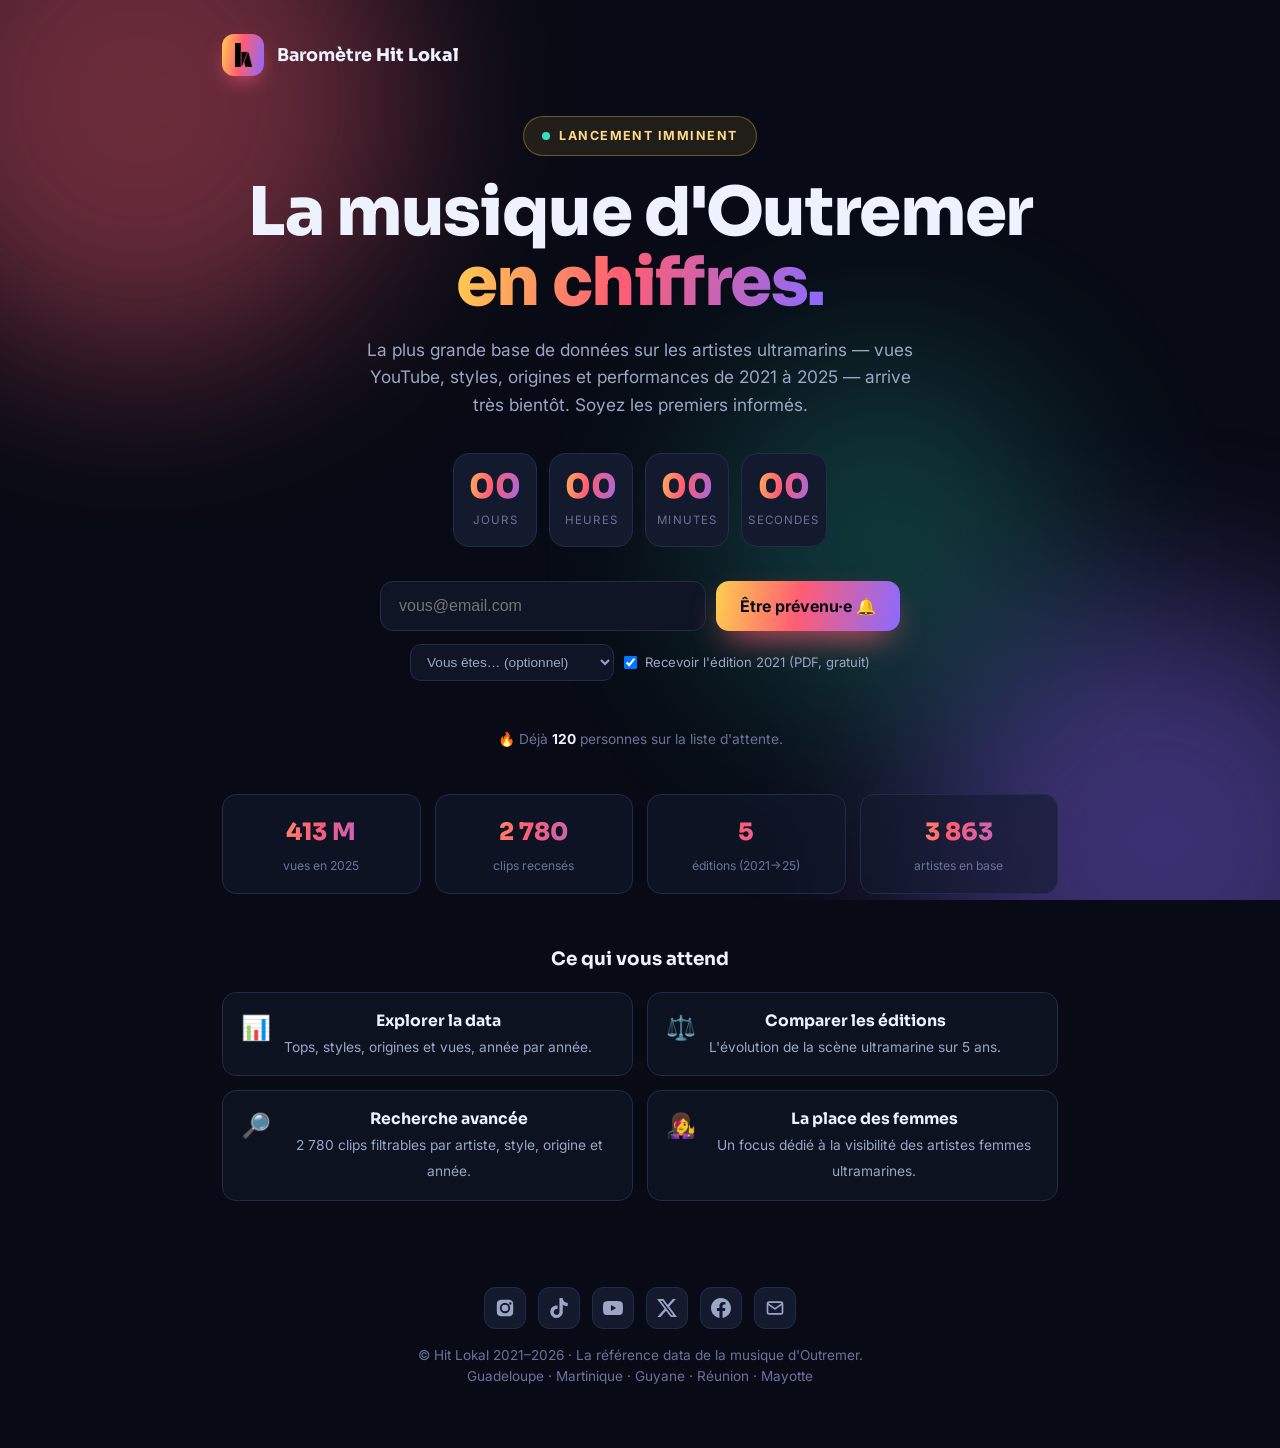
<file: site/coming-soon.html>
<!DOCTYPE html>
<html lang="fr">
<head>
<meta charset="UTF-8">
<meta name="viewport" content="width=device-width, initial-scale=1.0">
<title>Baromètre Hit Lokal — Bientôt disponible</title>
<meta name="description" content="La plus grande base de données sur la musique d'Outremer arrive bientôt. Inscrivez-vous pour être prévenu·e du lancement et recevoir l'édition 2021 en avant-première.">
<meta property="og:title" content="Baromètre Hit Lokal — Bientôt disponible">
<meta property="og:description" content="La musique d'Outremer en chiffres. Lancement imminent — rejoignez la liste d'attente.">
<meta property="og:image" content="https://barometre.hitlokal.com/og-image.png">
<meta property="og:image:width" content="1200">
<meta property="og:image:height" content="630">
<meta property="og:url" content="https://barometre.hitlokal.com/">
<meta property="og:type" content="website">
<meta property="og:site_name" content="Baromètre Hit Lokal">
<meta name="twitter:card" content="summary_large_image">
<meta name="twitter:title" content="Baromètre Hit Lokal — Bientôt disponible">
<meta name="twitter:description" content="La musique d'Outremer en chiffres. Lancement imminent.">
<meta name="twitter:image" content="https://barometre.hitlokal.com/og-image.png">
<link rel="icon" type="image/svg+xml" href="favicon.svg">
<link rel="preconnect" href="https://fonts.googleapis.com">
<link rel="preconnect" href="https://fonts.gstatic.com" crossorigin>
<link href="https://fonts.googleapis.com/css2?family=Sora:wght@400;600;700;800&family=Inter:wght@400;500;600;700&display=swap" rel="stylesheet">
<style>
:root{
  --bg:#080b15; --bg2:#0f1525; --panel:#131a2e; --line:#222c47;
  --ink:#eef2ff; --muted:#9aa6c4; --faint:#69739a;
  --gold:#ffce4f; --coral:#ff5d73; --teal:#2fe3c4; --violet:#8a6bff; --blue:#39a0ff;
  --grad:linear-gradient(100deg,#ffce4f,#ff5d73 45%,#8a6bff);
  --radius:20px;
}
*{box-sizing:border-box;margin:0;padding:0}
body{background:var(--bg);color:var(--ink);font-family:'Inter',sans-serif;line-height:1.6;
  min-height:100vh;overflow-x:hidden;position:relative}
/* fond animé */
.bg{position:fixed;inset:0;z-index:0;overflow:hidden}
.blob{position:absolute;border-radius:50%;filter:blur(90px);opacity:.4;animation:float 16s ease-in-out infinite}
.b1{width:520px;height:520px;background:#ff5d73;top:-160px;left:-120px}
.b2{width:480px;height:480px;background:#8a6bff;bottom:-180px;right:-120px;animation-delay:-5s}
.b3{width:360px;height:360px;background:#2fe3c4;top:40%;left:55%;opacity:.22;animation-delay:-9s}
@keyframes float{0%,100%{transform:translate(0,0)}50%{transform:translate(40px,-40px)}}
.wrap{position:relative;z-index:1;max-width:880px;margin:0 auto;padding:34px 22px 60px;
  min-height:100vh;display:flex;flex-direction:column}
/* header */
.brand{display:flex;align-items:center;gap:13px}
.brand-mark{display:grid;place-items:center;width:42px;height:42px;border-radius:12px;
  background:url(logo-mark.png) center/auto 56% no-repeat, var(--grad);
  box-shadow:0 8px 22px -8px var(--coral);font-size:0}
.brand-txt{font-family:'Sora';font-weight:700;font-size:1.1rem}
.brand-txt b{font-weight:800}
/* hero */
.hero{flex:1;display:flex;flex-direction:column;justify-content:center;text-align:center;padding:40px 0}
.eyebrow{display:inline-flex;align-items:center;gap:9px;align-self:center;font-size:.78rem;font-weight:700;
  letter-spacing:.12em;text-transform:uppercase;color:#ffd98a;background:rgba(255,206,79,.1);
  border:1px solid rgba(255,206,79,.32);padding:9px 18px;border-radius:999px}
.dot{width:8px;height:8px;border-radius:50%;background:var(--teal);box-shadow:0 0 0 0 rgba(47,227,196,.6);
  animation:pulse 2s infinite}
@keyframes pulse{0%{box-shadow:0 0 0 0 rgba(47,227,196,.5)}70%{box-shadow:0 0 0 9px rgba(47,227,196,0)}100%{box-shadow:0 0 0 0 rgba(47,227,196,0)}}
h1{font-family:'Sora';font-weight:800;font-size:clamp(2.4rem,7vw,4.2rem);line-height:1.04;margin:22px 0 0;letter-spacing:-.02em}
.grad{background:var(--grad);-webkit-background-clip:text;background-clip:text;color:transparent}
.lead{color:var(--muted);font-size:1.08rem;max-width:560px;margin:18px auto 0}
/* countdown */
.count{display:flex;gap:12px;justify-content:center;margin:34px 0 4px;flex-wrap:wrap}
.cbox{background:var(--panel);border:1px solid var(--line);border-radius:16px;padding:16px 6px;min-width:84px}
.cnum{font-family:'Sora';font-weight:800;font-size:2.1rem;line-height:1;background:var(--grad);
  -webkit-background-clip:text;background-clip:text;color:transparent}
.clab{font-size:.72rem;text-transform:uppercase;letter-spacing:.1em;color:var(--faint);margin-top:8px}
/* form */
.signup{margin:30px auto 0;max-width:520px;width:100%}
.field{display:flex;gap:10px;flex-wrap:wrap}
.field input[type=email]{flex:1;min-width:200px;background:var(--bg2);border:1px solid var(--line);border-radius:13px;
  padding:15px 18px;color:var(--ink);font-size:1rem}
.field input:focus{outline:none;border-color:var(--violet)}
.btn{background:var(--grad);color:#0a0e1a;border:0;font-family:'Inter';font-weight:700;font-size:1rem;
  padding:15px 24px;border-radius:13px;cursor:pointer;white-space:nowrap;box-shadow:0 14px 34px -12px var(--coral);transition:.15s}
.btn:hover{transform:translateY(-2px)}
.opts{display:flex;align-items:center;gap:10px;justify-content:center;margin-top:13px;flex-wrap:wrap}
.opts select{background:var(--bg2);border:1px solid var(--line);border-radius:11px;padding:9px 12px;color:var(--muted);font-size:.85rem}
.check{display:flex;align-items:center;gap:8px;font-size:.82rem;color:var(--muted)}
.note{margin-top:14px;font-size:.92rem;min-height:1.2em}
.note.ok{color:var(--teal)}.note.err{color:var(--coral)}
.proof{margin-top:16px;font-size:.86rem;color:var(--faint)}
.proof b{color:var(--ink)}
.dlbtn{display:none;margin:14px auto 0;background:rgba(47,227,196,.12);border:1px solid rgba(47,227,196,.35);
  color:var(--teal);font-weight:600;padding:12px 20px;border-radius:12px;text-decoration:none}
/* kpis */
.kpis{display:grid;grid-template-columns:repeat(4,1fr);gap:14px;margin:44px 0 0}
.kpi{background:rgba(19,26,46,.6);border:1px solid var(--line);border-radius:14px;padding:18px 12px;text-align:center}
.kpi .v{font-family:'Sora';font-weight:800;font-size:1.5rem}
.kpi .l{font-size:.76rem;color:var(--faint);margin-top:4px}
/* features */
.feat-h{text-align:center;font-family:'Sora';font-weight:700;font-size:1.15rem;margin:50px 0 18px}
.feats{display:grid;grid-template-columns:repeat(2,1fr);gap:14px}
.feat{display:flex;gap:13px;background:rgba(19,26,46,.5);border:1px solid var(--line);border-radius:14px;padding:16px 18px}
.feat .ic{font-size:1.5rem}
.feat b{display:block;font-family:'Sora';font-size:.98rem}
.feat span{font-size:.86rem;color:var(--muted)}
/* footer */
.foot{margin-top:46px;text-align:center;color:var(--faint);font-size:.85rem}
.social{display:flex;gap:12px;justify-content:center;margin:0 0 16px}
.social a{display:grid;place-items:center;width:42px;height:42px;border-radius:11px;background:var(--panel);
  border:1px solid var(--line);color:var(--muted);text-decoration:none;font-weight:600;transition:.15s}
.social a:hover{color:var(--ink);border-color:var(--violet);transform:translateY(-2px)}
.social a svg{width:20px;height:20px;display:block}
@media(max-width:640px){.kpis{grid-template-columns:repeat(2,1fr)}.feats{grid-template-columns:1fr}}
</style>
</head>
<body>
<div class="bg"><div class="blob b1"></div><div class="blob b2"></div><div class="blob b3"></div></div>

<div class="wrap">
  <header class="brand">
    <span class="brand-mark" role="img" aria-label="Hit Lokal"></span>
    <span class="brand-txt">Baromètre <b>Hit Lokal</b></span>
  </header>

  <main class="hero">
    <span class="eyebrow"><span class="dot"></span>Lancement imminent</span>
    <h1>La musique d'Outremer<br><span class="grad">en chiffres.</span></h1>
    <p class="lead">La plus grande base de données sur les artistes ultramarins — vues YouTube,
    styles, origines et performances de 2021 à 2025 — arrive très bientôt. Soyez les premiers informés.</p>

    <div class="count" id="count">
      <div class="cbox"><div class="cnum" id="dd">00</div><div class="clab">Jours</div></div>
      <div class="cbox"><div class="cnum" id="hh">00</div><div class="clab">Heures</div></div>
      <div class="cbox"><div class="cnum" id="mm">00</div><div class="clab">Minutes</div></div>
      <div class="cbox"><div class="cnum" id="ss">00</div><div class="clab">Secondes</div></div>
    </div>

    <form class="signup" id="waitForm">
      <div class="field">
        <input type="email" name="email" placeholder="vous@email.com" required autocomplete="email">
        <button type="submit" class="btn">Être prévenu·e 🔔</button>
      </div>
      <div class="opts">
        <select name="profile">
          <option value="">Vous êtes… (optionnel)</option>
          <option>Artiste / Management</option>
          <option>Label / Maison de disques</option>
          <option>Média / Presse</option>
          <option>Plateforme / Distributeur</option>
          <option>Institution / Collectivité</option>
          <option>Marque / Annonceur</option>
          <option>Public</option>
        </select>
        <label class="check"><input type="checkbox" name="pdf" checked> Recevoir l'édition 2021 (PDF, gratuit)</label>
      </div>
      <p class="note" id="note"></p>
      <a class="dlbtn" id="dlbtn" href="#" download="Barometre-Hit-Lokal-2021.pdf" rel="noopener">⬇ Télécharger le Baromètre 2021 (PDF)</a>
      <p class="proof">🔥 Déjà <b id="proofN">120</b> personnes sur la liste d'attente.</p>
    </form>

    <div class="kpis">
      <div class="kpi"><div class="v grad">413 M</div><div class="l">vues en 2025</div></div>
      <div class="kpi"><div class="v grad">2 780</div><div class="l">clips recensés</div></div>
      <div class="kpi"><div class="v grad">5</div><div class="l">éditions (2021→25)</div></div>
      <div class="kpi"><div class="v grad">3 863</div><div class="l">artistes en base</div></div>
    </div>

    <h3 class="feat-h">Ce qui vous attend</h3>
    <div class="feats">
      <div class="feat"><span class="ic">📊</span><div><b>Explorer la data</b><span>Tops, styles, origines et vues, année par année.</span></div></div>
      <div class="feat"><span class="ic">⚖️</span><div><b>Comparer les éditions</b><span>L'évolution de la scène ultramarine sur 5 ans.</span></div></div>
      <div class="feat"><span class="ic">🔎</span><div><b>Recherche avancée</b><span>2 780 clips filtrables par artiste, style, origine et année.</span></div></div>
      <div class="feat"><span class="ic">👩‍🎤</span><div><b>La place des femmes</b><span>Un focus dédié à la visibilité des artistes femmes ultramarines.</span></div></div>
    </div>
  </main>

  <footer class="foot">
    <div class="social">
      <a href="https://www.instagram.com/hitlokal/" target="_blank" rel="noopener" aria-label="Instagram" title="Instagram"><svg viewBox="0 0 24 24" fill="currentColor"><path d="M12 2.16c3.2 0 3.58.01 4.85.07 1.17.05 1.8.25 2.23.41.56.22.96.48 1.38.9.42.42.68.82.9 1.38.16.43.36 1.06.41 2.23.06 1.27.07 1.65.07 4.85s-.01 3.58-.07 4.85c-.05 1.17-.25 1.8-.41 2.23-.22.56-.48.96-.9 1.38-.42.42-.82.68-1.38.9-.43.16-1.06.36-2.23.41-1.27.06-1.65.07-4.85.07s-3.58-.01-4.85-.07c-1.17-.05-1.8-.25-2.23-.41-.56-.22-.96-.48-1.38-.9-.42-.42-.68-.82-.9-1.38-.16-.43-.36-1.06-.41-2.23-.06-1.27-.07-1.65-.07-4.85s.01-3.58.07-4.85c.05-1.17.25-1.8.41-2.23.22-.56.48-.96.9-1.38.42-.42.82-.68 1.38-.9.43-.16 1.06-.36 2.23-.41C8.42 2.17 8.8 2.16 12 2.16Zm0 3.68A6.16 6.16 0 1 0 18.16 12 6.16 6.16 0 0 0 12 5.84ZM12 16a4 4 0 1 1 4-4 4 4 0 0 1-4 4Zm6.4-10.85a1.44 1.44 0 1 0 1.44 1.44 1.44 1.44 0 0 0-1.44-1.44Z"/></svg></a>
      <a href="https://www.tiktok.com/@hitlokal" target="_blank" rel="noopener" aria-label="TikTok" title="TikTok"><svg viewBox="0 0 24 24" fill="currentColor"><path d="M12.53.02C13.84 0 15.14.01 16.44 0c.08 1.53.63 3.09 1.75 4.17 1.12 1.11 2.7 1.62 4.24 1.79v4.03c-1.44-.05-2.89-.35-4.2-.97-.57-.26-1.1-.59-1.62-.93-.01 2.92.01 5.84-.02 8.75-.08 1.4-.54 2.79-1.35 3.94-1.31 1.92-3.58 3.17-5.91 3.21-1.43.08-2.86-.31-4.08-1.03-2.02-1.19-3.44-3.37-3.65-5.71-.02-.5-.03-1-.01-1.49.18-1.9 1.12-3.72 2.58-4.96 1.66-1.44 3.98-2.13 6.15-1.72.02 1.48-.04 2.96-.04 4.44-.99-.32-2.15-.23-3.02.37-.63.41-1.11 1.04-1.36 1.75-.21.51-.15 1.07-.14 1.61.24 1.64 1.82 3.02 3.5 2.87 1.12-.01 2.19-.66 2.77-1.61.19-.33.4-.67.41-1.06.1-1.79.06-3.57.07-5.36.01-4.03-.01-8.05.02-12.07Z"/></svg></a>
      <a href="https://www.youtube.com/user/HITLOKAL" target="_blank" rel="noopener" aria-label="YouTube" title="YouTube"><svg viewBox="0 0 24 24" fill="currentColor"><path d="M23.5 6.19a3.02 3.02 0 0 0-2.12-2.14C19.5 3.55 12 3.55 12 3.55s-7.5 0-9.38.5A3.02 3.02 0 0 0 .5 6.19C0 8.07 0 12 0 12s0 3.93.5 5.81a3.02 3.02 0 0 0 2.12 2.14c1.88.5 9.38.5 9.38.5s7.5 0 9.38-.5a3.02 3.02 0 0 0 2.12-2.14C24 15.93 24 12 24 12s0-3.93-.5-5.81ZM9.55 15.57V8.43L15.82 12l-6.27 3.57Z"/></svg></a>
      <a href="https://x.com/HitLokal" target="_blank" rel="noopener" aria-label="X (Twitter)" title="X (Twitter)"><svg viewBox="0 0 24 24" fill="currentColor"><path d="M18.9 1.15h3.68l-8.04 9.19L24 22.85h-7.41l-5.8-7.58-6.64 7.58H.47l8.6-9.83L0 1.15h7.6l5.24 6.93 6.06-6.93Zm-1.29 19.5h2.04L6.48 3.24H4.3L17.61 20.65Z"/></svg></a>
      <a href="https://www.facebook.com/hitlokalawards/" target="_blank" rel="noopener" aria-label="Facebook" title="Facebook"><svg viewBox="0 0 24 24" fill="currentColor"><path d="M24 12.07C24 5.4 18.63 0 12 0S0 5.4 0 12.07C0 18.1 4.39 23.1 10.13 24v-8.44H7.08v-3.49h3.05V9.41c0-3.02 1.79-4.69 4.53-4.69 1.31 0 2.69.24 2.69.24v2.97h-1.52c-1.49 0-1.96.93-1.96 1.89v2.25h3.33l-.53 3.49h-2.8V24C19.61 23.1 24 18.1 24 12.07Z"/></svg></a>
      <a href="mailto:hitlokal@gmail.com" aria-label="E-mail" title="E-mail"><svg viewBox="0 0 24 24" fill="none" stroke="currentColor" stroke-width="2" stroke-linecap="round" stroke-linejoin="round"><rect x="3" y="5" width="18" height="14" rx="2"/><path d="m3.5 7 8.5 6 8.5-6"/></svg></a>
    </div>
    <p>© Hit Lokal 2021–2026 · La référence data de la musique d'Outremer.<br>Guadeloupe · Martinique · Guyane · Réunion · Mayotte</p>
  </footer>
</div>

<script>
/* ===== Compte à rebours (modifiez la date ci-dessous) ===== */
const LAUNCH = new Date('2026-06-22T20:00:00');   // 👈 date de lancement (lundi 22 juin, 20h)
const PDF_2021 = 'barometre-hitlokal-2021.pdf';
const pad = n => String(n).padStart(2,'0');
function tick(){
  const diff = Math.max(0, LAUNCH - new Date());
  const d = Math.floor(diff/86400000),
        h = Math.floor(diff/3600000)%24,
        m = Math.floor(diff/60000)%60,
        s = Math.floor(diff/1000)%60;
  dd.textContent=pad(d); hh.textContent=pad(h); mm.textContent=pad(m); ss.textContent=pad(s);
}
const dd=document.getElementById('dd'),hh=document.getElementById('hh'),mm=document.getElementById('mm'),ss=document.getElementById('ss');
tick(); setInterval(tick,1000);

/* ===== Liste d'attente ===== */
const proofN = document.getElementById('proofN');
const BASE = 120;
try{ proofN.textContent = BASE + (JSON.parse(localStorage.getItem('hl_leads')||'[]').filter(l=>l.source==='waitlist').length); }catch(_){}

document.getElementById('waitForm').addEventListener('submit',e=>{
  e.preventDefault();
  const f=e.target, note=document.getElementById('note');
  const data=Object.fromEntries(new FormData(f).entries());
  const email=(data.email||'').trim();
  if(!/^[^@\s]+@[^@\s]+\.[^@\s]+$/.test(email)){
    note.className='note err'; note.textContent='Merci d\'indiquer un e-mail valide.'; return;
  }
  // notifie hitlokal@gmail.com (Web3Forms)
  fetch('https://api.web3forms.com/submit',{method:'POST',
    headers:{'Content-Type':'application/json',Accept:'application/json'},
    body:JSON.stringify({access_key:'0162156a-464e-4346-a63a-deb1fd25a0d8',
      subject:'Liste d\'attente — Baromètre Hit Lokal',from_name:'Liste d\'attente (Coming Soon)',
      type:'Liste d\'attente (Coming Soon)',email:email,profil:data.profile||'',
      pdf_demande:data.pdf?'oui':'non'})}).catch(()=>{});
  // ajoute le contact dans Brevo (via le script serveur sécurisé)
  fetch('/subscribe.php',{method:'POST',headers:{'Content-Type':'application/json'},
    body:JSON.stringify({email:email,profile:data.profile||'',source:'waitlist'})}).catch(()=>{});
  try{
    const L=JSON.parse(localStorage.getItem('hl_leads')||'[]');
    L.push({email, profile:data.profile||'', wantsPdf:!!data.pdf, source:'waitlist', ts:new Date().toISOString()});
    localStorage.setItem('hl_leads', JSON.stringify(L));
    proofN.textContent = BASE + L.filter(l=>l.source==='waitlist').length;
  }catch(_){}
  note.className='note ok';
  note.textContent='🎉 C\'est noté ! Vous serez prévenu·e dès l\'ouverture.';
  if(data.pdf){
    const b=document.getElementById('dlbtn');
    b.href=PDF_2021; b.style.display='inline-block';
    note.textContent='🎉 Inscription confirmée ! Votre PDF 2021 est prêt ci-dessous.';
  }
  f.querySelector('input[type=email]').value='';
});
</script>
</body>
</html>
</file>
